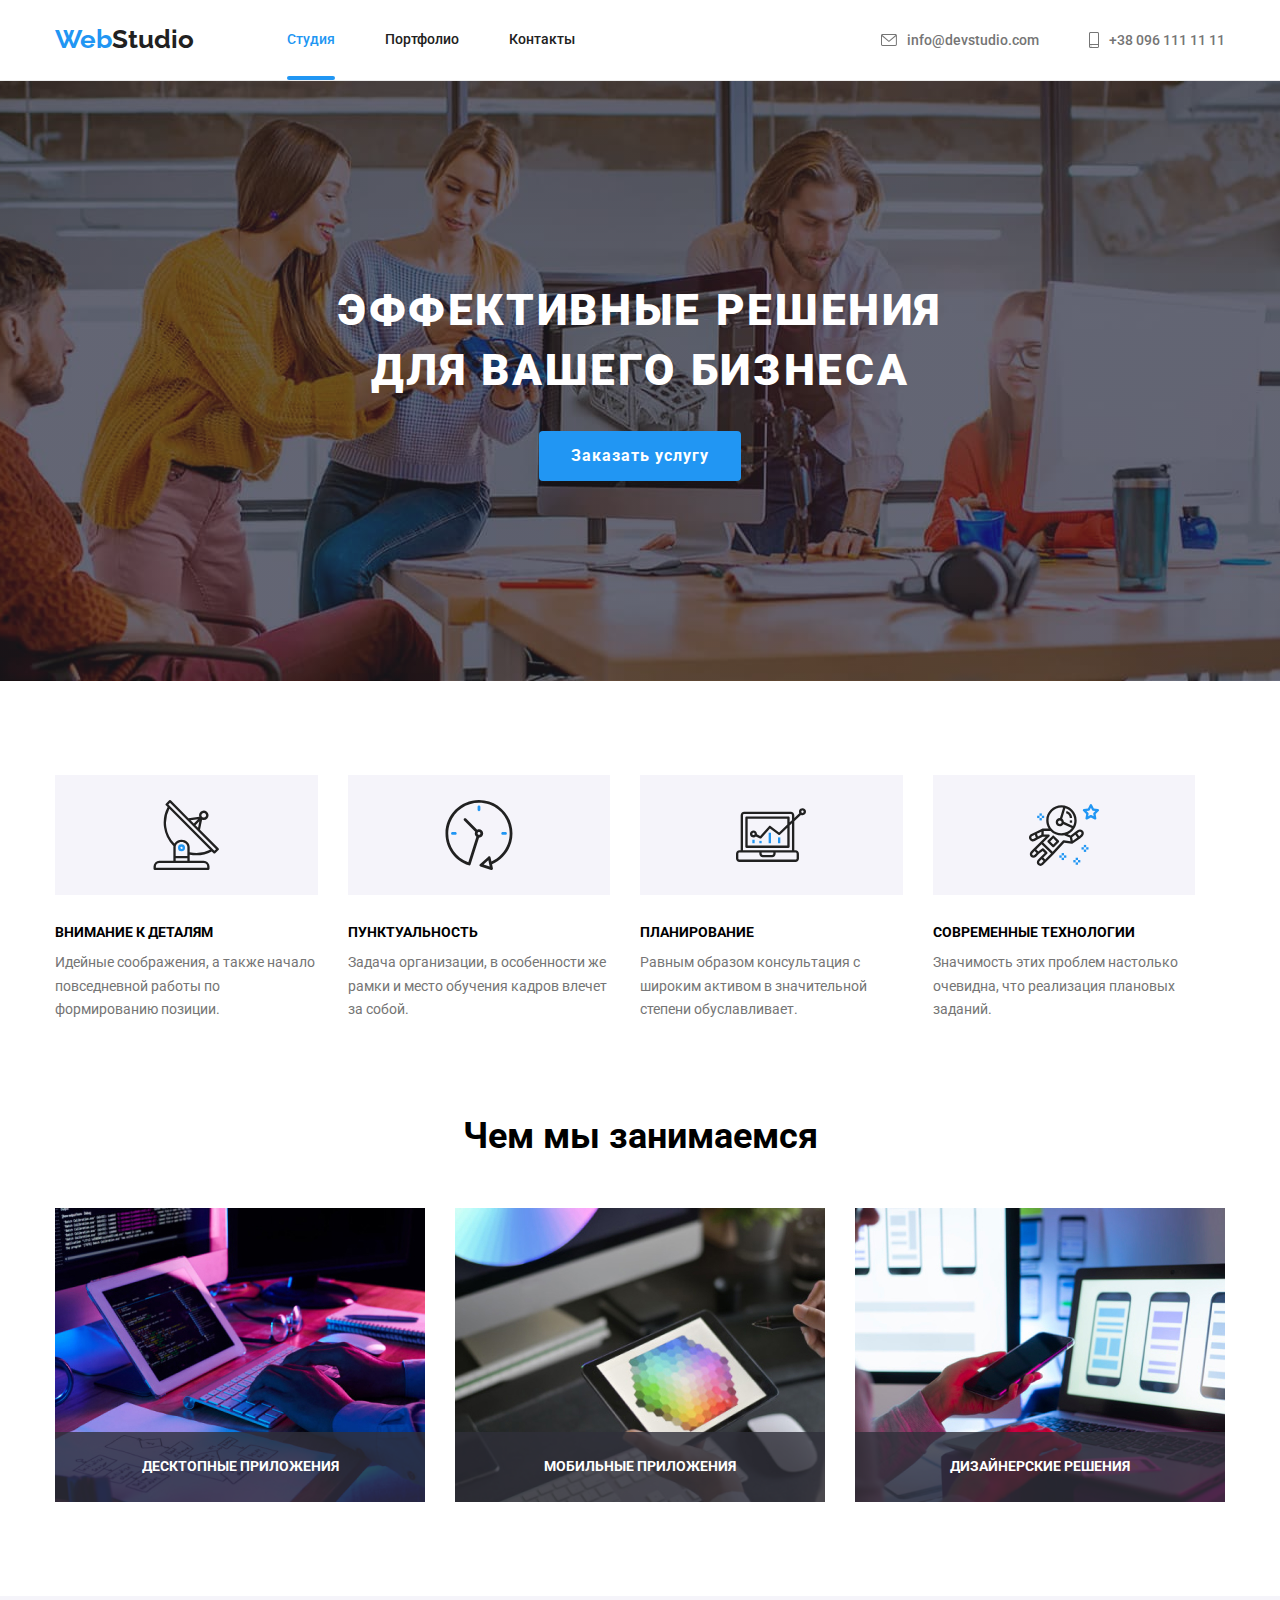
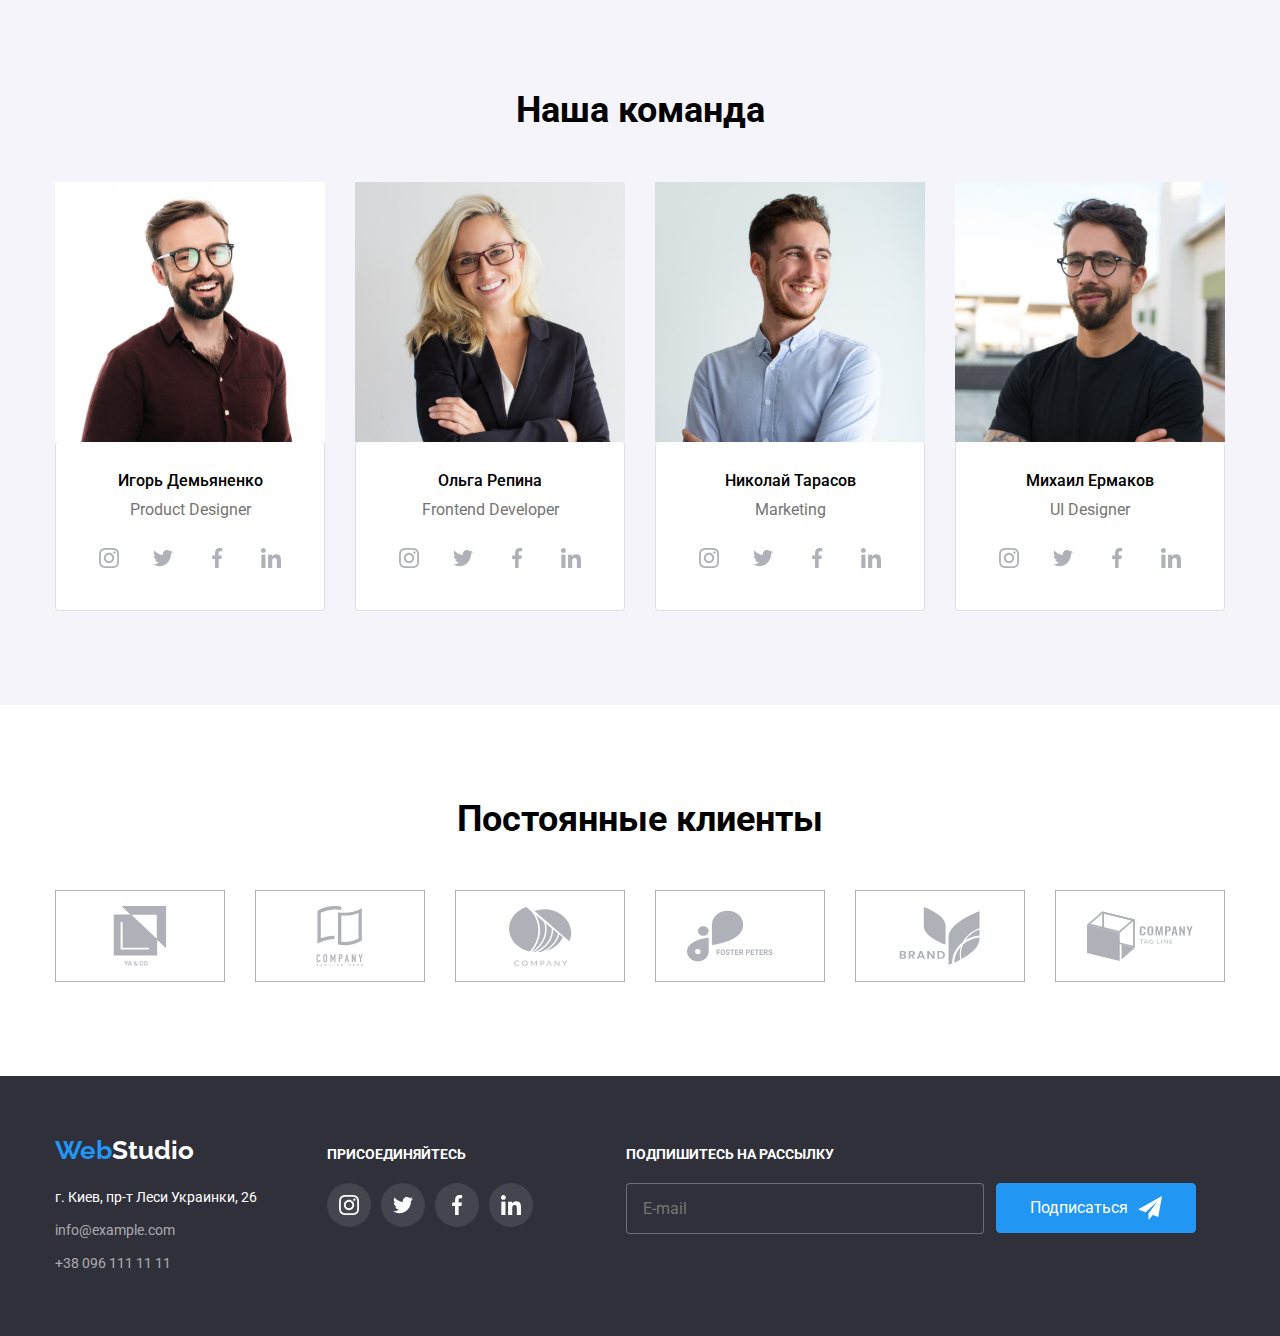
<file: index.html>
<!DOCTYPE html>
<html lang="ru">

<head>
    <meta charset="UTF-8" />
    <title>WebStudio</title>
    <link rel="preconnect" href="https://fonts.googleapis.com" />
    <link rel="preconnect" href="https://fonts.gstatic.com" crossorigin />
    <link href="https://fonts.googleapis.com/css2?family=Raleway:wght@700&family=Roboto:wght@400;500;700;900&display=swap" rel="stylesheet" />
    <link rel="stylesheet" href="https://cdnjs.cloudflare.com/ajax/libs/modern-normalize/1.1.0/modern-normalize.css" />
    <link rel="stylesheet" href="./css/styles.css" />
</head>

<body class="page">
    <!-- header -->
    <header class="page-header">
        <div class="container page-container">
            <nav class="navigation main-nav">
                <a class="logo link" href="" lang="en">Web<span class="logo-accent">Studio</span>
          </a>
                <ul class="menu list">
                    <li class="menu-item">
                        <a href="./index.html" class="site-nav link current">Студия</a>
                    </li>
                    <li class="menu-item">
                        <a href="./portfolio.html" class="site-nav link">Портфолио</a>
                    </li>
                    <li class="menu-item">
                        <a href="" class="site-nav link">Контакты</a>
                    </li>
                </ul>
            </nav>
            <ul class="menu-contact list">
                <li class="item">
                    <a href=" mailto:info@devstudio.com" class="contact-nav link">
                        <svg class="button-icon">
                <use href="./images/icons.svg#icon-envelope"></use>
              </svg> info@devstudio.com
                    </a>
                </li>
                <li class="item">
                    <a href="tel:+380961111111" class="contact-nav link"><svg class="button-icon-phone">
                <use href="./images/icons.svg#icon-smartphone"></use></svg
              >+38 096 111 11 11</a
            >
          </li>
        </ul>
      </div>
    </header>
    <main>
      <!--HERO-->
      <section class="hero">
        <div class="container">
          <h1 class="hero-title">ЭФФЕКТИВНЫЕ РЕШЕНИЯ ДЛЯ ВАШЕГО БИЗНЕСА</h1>
          <button data-modal-open class="modal-btn" type="button">
            Заказать услугу
          </button>
          <div class="backdrop is-hidden" data-modal>
            <div class="modal">
              <button data-modal-close class="btn-close">
                <svg class="button" width="18" height="18">
                  <use href="./images/icons.svg#icon-close"></use>
                </svg>
              </button>
              <form class="contact-form">
                <p class="title-form">
                  Оставьте свои данные, мы вам перезвоним
                </p>
                <label class="contact-label">
                  <span class="contact-form-field-span">Имя</span>
                  <input
                    type="text"
                    class="contact-form-input"
                    name="user_name"
                    required
                  />
                  <svg class="icon-form" width="18" height="18">
                    <use href="./images/icons.svg#icon-person-black"></use>
                  </svg>
                </label>
                <label class="contact-label">
                  <span class="contact-form-field-span">Телефон</span>
                  <input
                    type="tel"
                    class="contact-form-input"
                    name="user_phone"
                    required
                    pattern="[0-9]{3}-[0-9]{3}-[0-9]{2}-[0-9]{2}"
                    title="xxx-xxx-xx-xx"
                  />
                  <svg class="icon-form" width="18" height="18">
                    <use href="./images/icons.svg#icon-phone-black"></use>
                  </svg>
                </label>
                <label class="contact-label">
                  <span class="contact-form-field-span">Почта</span>
                  <input
                    type="email"
                    class="contact-form-input"
                    name="user_email"
                    required
                  />
                  <svg class="icon-form" width="18" height="18">
                    <use href="./images/icons.svg#icon-email-black"></use>
                  </svg>
                </label>
                <label class="contact-label">
                  <span class="contact-form-field-span">Комментарий</span>
                  <textarea
                    class="contact-form-message"
                    name="user_comment"
                    placeholder="Введите текст"
                  ></textarea>
                </label>
                <input
                  class="contact-form-checkbox visually-hidden"
                  id="checkbox-policy"
                  type="checkbox"
                  name="user_policy"
                  required
                />
                <label class="contact-form-checkbox-label" for="checkbox-policy"
                  >Соглашаюсь с рассылкой и принимаю&nbsp;
                  <a class="contact-form-checkbox-link" href=""
                    >Условия договора</a
                  ></label
                >
                <button class="contact-form-btn" type="submit">
                  Отправить
                </button>
              </form>
            </div>
          </div>
        </div>
      </section>
      <!--ABOUT-->
      <section class="section-advantage">
        <div class="container">
          <h2 class="section-title visually-hidden">Преимущества</h2>
          <ul class="list feature">
            <li class="feature-list">
              <div class="thumb">
                <svg class="icon-antenna" width="70px" height="70px">
                  <use href="./images/icons.svg#icon-antenna"></use>
                </svg>
              </div>
              <h3 class="feature-title">ВНИМАНИЕ К ДЕТАЛЯМ</h3>
              <p class="text">
                Идейные соображения, а также начало повседневной работы по
                формированию позиции.
              </p>
            </li>
            <li class="feature-list">
              <div class="thumb">
                <svg class="icon-antenna" width="70px" height="70px">
                  <use href="./images/icons.svg#icon-clock"></use>
                </svg>
              </div>
              <h3 class="feature-title">ПУНКТУАЛЬНОСТЬ</h3>
              <p class="text">
                Задача организации, в особенности же рамки и место обучения
                кадров влечет за собой.
              </p>
            </li>
            <li class="feature-list">
              <div class="thumb">
                <svg class="icon-antenna" width="70px" height="70px">
                  <use href="./images/icons.svg#icon-diagram"></use>
                </svg>
              </div>
              <h3 class="feature-title">ПЛАНИРОВАНИЕ</h3>
              <p class="text">
                Равным образом консультация с широким активом в значительной
                степени обуславливает.
              </p>
            </li>
            <li class="feature-list">
              <div class="thumb">
                <svg class="icon-antenna" width="70px" height="70px">
                  <use href="./images/icons.svg#icon-astronaut"></use>
                </svg>
              </div>
              <h3 class="feature-title">СОВРЕМЕННЫЕ ТЕХНОЛОГИИ</h3>
              <p class="text">
                Значимость этих проблем настолько очевидна, что реализация
                плановых заданий.
              </p>
            </li>
          </ul>
        </div>
      </section>
      <!--GALLERY-->
      <section class="section">
        <div class="container">
          <h2 class="section-title">Чем мы занимаемся</h2>
          <ul class="list feature">
            <li class="image-list">
              <img
                src="./images/website_design.jpg "
                alt="Дизайн вебсайта"
                width="370"
                height="294"
              />
              <div class="image-thumb">
                <h3 class="image-title">ДЕСКТОПНЫЕ ПРИЛОЖЕНИЯ</h3>
              </div>
            </li>
            <li class="image-list">
              <img
                src="./images/pallete_on_tablet.jpg "
                alt="Палитра на планшете"
                width="370"
                height="294"
              />
              <div class="image-thumb">
                <h3 class="image-title">МОБИЛЬНЫЕ ПРИЛОЖЕНИЯ</h3>
              </div>
            </li>
            <li class="image-list">
              <img
                src="./images/mobile_application_development.jpg "
                alt="Разработка мобильного приложения"
                width="370"
                height="294"
              />
              <div class="image-thumb">
                <h3 class="image-title">ДИЗАЙНЕРСКИЕ РЕШЕНИЯ</h3>
              </div>
            </li>
          </ul>
        </div>
      </section>
      <!--OUR TEAM-->
      <section class="title-theme-light section">
        <div class="container">
          <h2 class="section-title">Наша команда</h2>
          <ul class="employees list">
            <li class="employees-photo">
              <img
                src="./images/img-1.jpg "
                alt="Игорь Д. "
                width="270"
                height="260"
              />
              <div class="employees-content-wrapper">
                <h3 class="employees-name">Игорь Демьяненко</h3>
                <p lang="en" class="employees-position">Product Designer</p>
                <ul class="social-list list">
                  <li class="social-list-item">
                    <a href="" class="social-list-link">
                      <svg class="social-list-icon" width="20" height="20">
                        <use href="./images/icons.svg#icon-instagram-2"></use>
                      </svg>
                    </a>
                </li>
                <li class="social-list-item">
                    <a href="" class="social-list-link">
                        <svg class="social-list-icon" width="20" height="20">
                        <use href="./images/icons.svg#icon-twitter"></use>
                      </svg>
                    </a>
                </li>
                <li class="social-list-item">
                    <a href="" class="social-list-link">
                        <svg class="social-list-icon" width="20" height="20">
                        <use href="./images/icons.svg#icon-facebook"></use>
                      </svg>
                    </a>
                </li>
                <li class="social-list-item">
                    <a href="" class="social-list-link">
                        <svg class="social-list-icon" width="20" height="20">
                        <use href="./images/icons.svg#icon-linkedin"></use>
                      </svg>
                    </a>
                </li>
            </ul>
        </div>
        </li>
        <li class="employees-photo">
            <img src="./images/img-2.jpg " alt="Ольга Р. " width="270" height="260" />
            <div class="employees-content-wrapper">
                <h3 class="employees-name">Ольга Репина</h3>
                <p lang="en" class="employees-position">Frontend Developer</p>
                <ul class="social-list list">
                    <li class="social-list-item">
                        <a href="" class="social-list-link">
                            <svg class="social-list-icon" width="20" height="20">
                        <use href="./images/icons.svg#icon-instagram-2"></use>
                      </svg>
                        </a>
                    </li>
                    <li class="social-list-item">
                        <a href="" class="social-list-link">
                            <svg class="social-list-icon" width="20" height="20">
                        <use href="./images/icons.svg#icon-twitter"></use>
                      </svg>
                        </a>
                    </li>
                    <li class="social-list-item">
                        <a href="" class="social-list-link">
                            <svg class="social-list-icon" width="20" height="20">
                        <use href="./images/icons.svg#icon-facebook"></use>
                      </svg>
                        </a>
                    </li>
                    <li class="social-list-item">
                        <a href="" class="social-list-link">
                            <svg class="social-list-icon" width="20" height="20">
                        <use href="./images/icons.svg#icon-linkedin"></use>
                      </svg>
                        </a>
                    </li>
                </ul>
            </div>
        </li>
        <li class="employees-photo">
            <img src="./images/img-3.jpg " alt="Николай Т. " width="270" height="260" />
            <div class="employees-content-wrapper">
                <h3 class="employees-name">Николай Тарасов</h3>
                <p lang="en" class="employees-position">Marketing</p>
                <ul class="social-list list">
                    <li class="social-list-item">
                        <a href="" class="social-list-link">
                            <svg class="social-list-icon" width="20" height="20">
                        <use href="./images/icons.svg#icon-instagram-2"></use>
                      </svg>
                        </a>
                    </li>
                    <li class="social-list-item">
                        <a href="" class="social-list-link">
                            <svg class="social-list-icon" width="20" height="20">
                        <use href="./images/icons.svg#icon-twitter"></use>
                      </svg>
                        </a>
                    </li>
                    <li class="social-list-item">
                        <a href="" class="social-list-link">
                            <svg class="social-list-icon" width="20" height="20">
                        <use href="./images/icons.svg#icon-facebook"></use>
                      </svg>
                        </a>
                    </li>
                    <li class="social-list-item">
                        <a href="" class="social-list-link">
                            <svg class="social-list-icon" width="20" height="20">
                        <use href="./images/icons.svg#icon-linkedin"></use>
                      </svg>
                        </a>
                    </li>
                </ul>
            </div>
        </li>
        <li class="employees-photo">
            <img src="./images/img-4.jpg " alt="Михаил Е. " width="270" height="260" />
            <div class="employees-content-wrapper">
                <h3 class="employees-name">Михаил Ермаков</h3>
                <p lang="en" class="employees-position">UI Designer</p>
                <ul class="social-list list">
                    <li class="social-list-item">
                        <a href="" class="social-list-link">
                            <svg class="social-list-icon" width="20" height="20">
                        <use href="./images/icons.svg#icon-instagram-2"></use>
                      </svg>
                        </a>
                    </li>
                    <li class="social-list-item">
                        <a href="" class="social-list-link">
                            <svg class="social-list-icon" width="20" height="20">
                        <use href="./images/icons.svg#icon-twitter"></use>
                      </svg>
                        </a>
                    </li>
                    <li class="social-list-item">
                        <a href="" class="social-list-link">
                            <svg class="social-list-icon" width="20" height="20">
                        <use href="./images/icons.svg#icon-facebook"></use>
                      </svg>
                        </a>
                    </li>
                    <li class="social-list-item">
                        <a href="" class="social-list-link">
                            <svg class="social-list-icon" width="20" height="20">
                        <use href="./images/icons.svg#icon-linkedin"></use>
                      </svg>
                        </a>
                    </li>
                </ul>
            </div>
        </li>
        </ul>
        </div>
        </section>
        <section class="section">
            <div class="container">
                <h2 class="section-title">Постоянные клиенты</h2>
                <ul class="list clients-link">
                    <li class="clients-list">
                        <a href="" class="our-clients">
                            <svg class="our-clients-icon" width="106px" height="60px">
                  <use href="./images/icons.svg#icon-client"></use>
                </svg>
                        </a>
                    </li>
                    <li class="clients-list">
                        <a href="" class="our-clients">
                            <svg class="our-clients-icon" width="106px" height="60px">
                  <use href="./images/icons.svg#icon-client_1"></use>
                </svg>
                        </a>
                    </li>
                    <li class="clients-list">
                        <a href="" class="our-clients">
                            <svg class="our-clients-icon" width="106px" height="60px">
                  <use href="./images/icons.svg#icon-client_2"></use>
                </svg>
                        </a>
                    </li>
                    <li class="clients-list">
                        <a href="" class="our-clients">
                            <svg class="our-clients-icon" width="106px" height="60px">
                  <use href="./images/icons.svg#icon-client_3"></use>
                </svg>
                        </a>
                    </li>
                    <li class="clients-list">
                        <a href="" class="our-clients">
                            <svg class="our-clients-icon" width="106px" height="60px">
                  <use href="./images/icons.svg#icon-client_4"></use>
                </svg>
                        </a>
                    </li>
                    <li class="clients-list">
                        <a href="" class="our-clients">
                            <svg class="our-clients-icon" width="106px" height="60px">
                  <use href="./images/icons.svg#icon-client_5"></use>
                </svg>
                        </a>
                    </li>
                </ul>
            </div>
        </section>
        </main>
        <footer class="footer">
            <div class="footer-container">
                <div>
                    <a class="logo-footer link" href=" " lang="en">Web<span class="logo-accent-footer">Studio</span></a
          >
          <address class="address">
            <ul class="list">
              <li class="address-list">
                <a
                  href="https://googl/maps/fRFSX92PW33ccEuu6"
                  target="_blank"
                  class="link contact-info"
                  >г. Киев, пр-т Леси Украинки, 26</a
                >
              </li>
              <li class="address-list">
                <a
                  href="mailto:info@example.com "
                  class="link contact-info-item"
                  >info@example.com</a
                >
              </li>
              <li>
                <a href="tel:+380961111111 " class="link contact-info-item"
                  >+38 096 111 11 11</a
                >
              </li>
            </ul>
          </address>
        </div>
        <div class="footer-icons">
          <h3 class="footer-title">ПРИСОЕДИНЯЙТЕСЬ</h3>
          <ul class="footer-list list">
            <li class="footer-list-item">
              <a href="" class="footer-list-link">
                <svg class="footer-list-icon" width="20" height="20">
                  <use href="./images/icons.svg#icon-instagram"></use>
                </svg>
              </a>
                    </li>
                    <li class="footer-list-item">
                        <a href="" class="footer-list-link">
                            <svg class="footer-list-icon" width="20" height="20">
                  <use href="./images/icons.svg#icon-twitter-1"></use>
                </svg>
                        </a>
                    </li>
                    <li class="footer-list-item">
                        <a href="" class="footer-list-link">
                            <svg class="footer-list-icon" width="20" height="20">
                  <use href="./images/icons.svg#icon-facebook-1"></use>
                </svg>
                        </a>
                    </li>
                    <li class="footer-list-item">
                        <a href="" class="footer-list-link">
                            <svg class="footer-list-icon" width="20" height="20">
                  <use href="./images/icons.svg#icon-linkedin-1"></use>
                </svg>
                        </a>
                    </li>
                    </ul>
                </div>
                <div class="footer-mailing">
                    <h3 class="footer-title-form">ПОДПИШИТЕСЬ НА РАССЫЛКУ</h3>
                    <form class="mailing">
                        <input type="email" class="mail" placeholder="E-mail" name="mail" required />
                        <button type="submit" class="subscribe">
              Подписаться
              <svg class="send-icon" width="24" height="24">
                <use href="./images/icons.svg#icon-icon-send"></use>
              </svg>
            </button>
                    </form>
                </div>
            </div>
        </footer>

        <script src="./js/modal.js"></script>
</body>

</html>
</file>
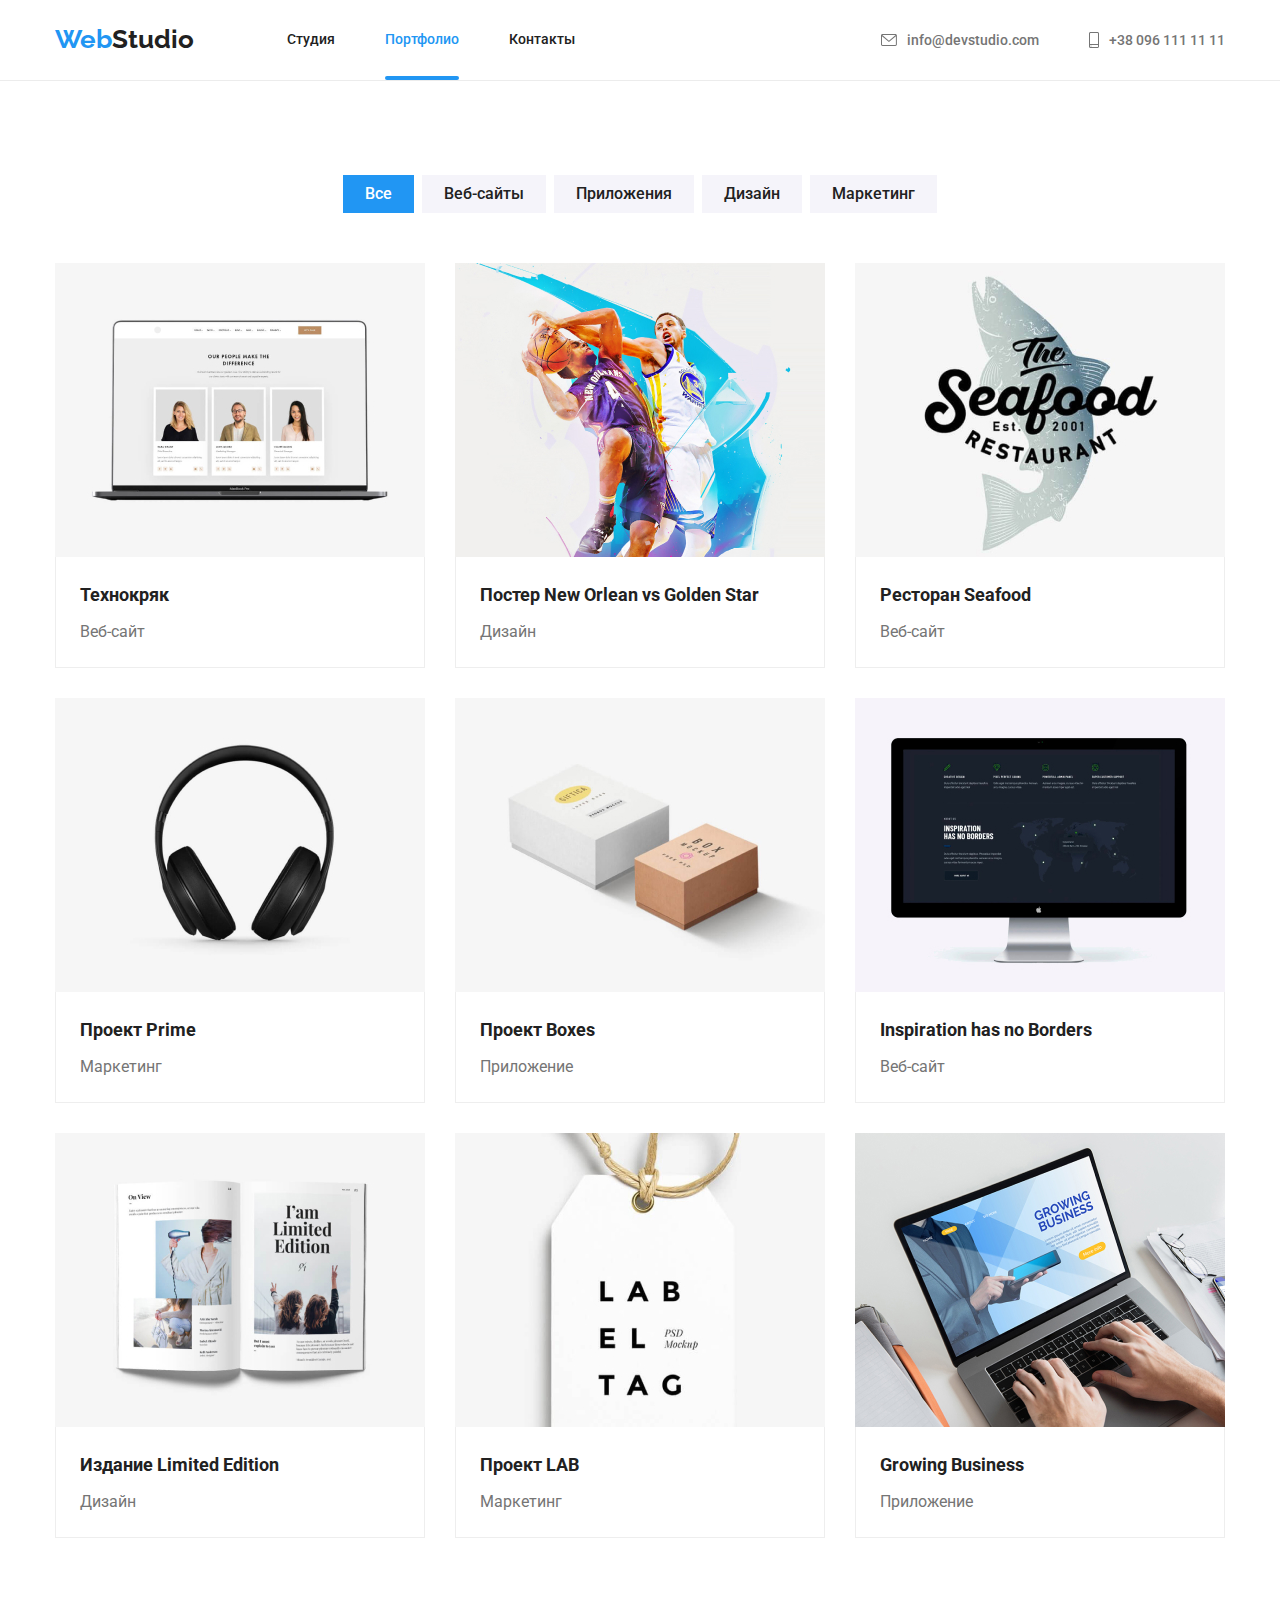
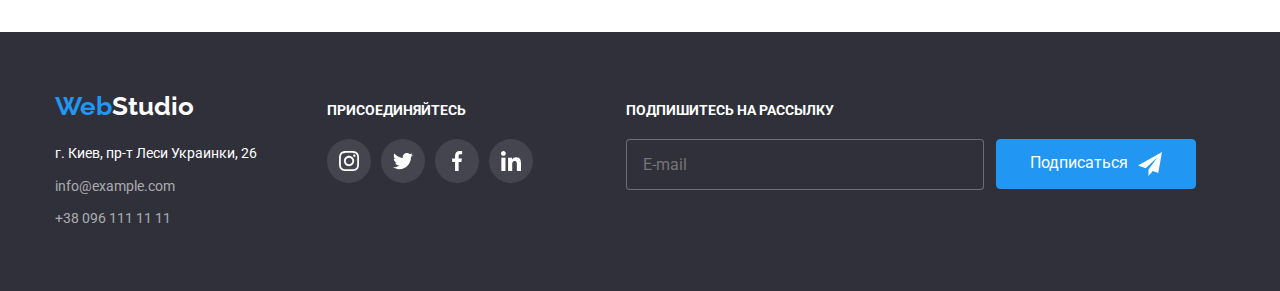
<file: portfolio.html>
<!DOCTYPE html>
<html lang="ru">

<head>
    <meta charset="UTF-8" />
    <title>WebStudio</title>
    <link rel="preconnect" href="https://fonts.googleapis.com" />
    <link rel="preconnect" href="https://fonts.gstatic.com" crossorigin />
    <link href="https://fonts.googleapis.com/css2?family=Raleway:wght@700&family=Roboto:wght@400;500;700;900&display=swap" rel="stylesheet" />
    <link rel="stylesheet" href="https://cdnjs.cloudflare.com/ajax/libs/modern-normalize/1.1.0/modern-normalize.css" />
    <link rel="stylesheet" href="./css/styles.css" />
</head>

<body class="page">
    <!-- header -->
    <header class="page-header">
        <div class="container">
            <nav class="navigation main-nav">
                <a class="logo link" href="" lang="en">Web<span class="logo-accent">Studio</span>
          </a>
                <ul class="menu list">
                    <li class="menu-item">
                        <a href="./index.html" class="site-nav link">Студия</a>
                    </li>
                    <li class="menu-item">
                        <a href="./portfolio.html" class="site-nav link current">Портфолио</a
              >
            </li>
            <li class="menu-item">
              <a href="" class="site-nav link">Контакты</a>
                    </li>
                </ul>

                <ul class="menu-contact list">
                    <li class="item">
                        <a href=" mailto:info@devstudio.com" class="contact-nav link">
                            <svg class="button-icon">
                  <use href="./images/icons.svg#icon-envelope"></use>
                </svg> info@devstudio.com
                        </a>
                    </li>
                    <li class="item">
                        <a href="tel:+380961111111" class="contact-nav link">
                            <svg class="button-icon-phone">
                  <use href="./images/icons.svg#icon-smartphone"></use>
                </svg> +38 096 111 11 11
                        </a>
                    </li>
                </ul>
            </nav>
        </div>
    </header>
    <main>
        <section class="section">
            <div class="container">
                <h1 class="filters-link visually-hidden">Каталог работ</h1>

                <ul class="list filters">
                    <li class="filters-btn">
                        <button class="style-btn current" type="button">Все</button>
                    </li>
                    <li class="filters-btn">
                        <button class="style-btn" type="button">Веб-сайты</button>
                    </li>
                    <li class="filters-btn">
                        <button class="style-btn" type="button">Приложения</button>
                    </li>
                    <li class="filters-btn">
                        <button class="style-btn" type="button">Дизайн</button>
                    </li>
                    <li class="filters-btn">
                        <button class="style-btn" type="button">Маркетинг</button>
                    </li>
                </ul>

                <ul class="list catalog">
                    <li class="catalog-link">
                        <a href="" class="catalog-list link">
                            <article class="catalog-description">
                                <div class="catalog-overlay">
                                    <p class="catalog-text">
                                        Ресурс предлагает комплексные предложения с разным уровнем функционала и сервисов. Все это позволит посетителю получить исчерпывающие сведения <br /> о компании или частном лице.
                                    </p>
                                </div>
                                <div class="catalog-image">
                                    <img src="./images/portfolio_1.jpg" alt="наши сотрудники" width="370" height="294" />
                                </div>
                            </article>
                            <div class="catalog-content-wrapper">
                                <h2 class="section-works">Технокряк</h2>
                                <p class="subtytle">Веб-сайт</p>
                            </div>
                        </a>
                    </li>
                    <li class="catalog-link">
                        <a href="" class="catalog-list link">
                            <article class="catalog-description">
                                <div class="catalog-overlay">
                                    <p class="catalog-text">
                                        Ресурс предлагает комплексные предложения с разным уровнем функционала и сервисов. Все это позволит посетителю получить исчерпывающие сведения <br /> о компании или частном лице.
                                    </p>
                                </div>
                                <div class="catalog-image">
                                    <img src="./images/portfolio_2.jpg" alt="баскетбол" width="370" height="294" />
                                </div>
                            </article>
                            <div class="catalog-content-wrapper">
                                <h2 class="section-works">
                                    Постер New Orlean vs Golden Star
                                </h2>
                                <p class="subtytle">Дизайн</p>
                            </div>
                        </a>
                    </li>
                    <li class="catalog-link">
                        <a href="" class="catalog-list link">
                            <article class="catalog-description">
                                <div class="catalog-overlay">
                                    <p class="catalog-text">
                                        Ресурс предлагает комплексные предложения с разным уровнем функционала и сервисов. Все это позволит посетителю получить исчерпывающие сведения <br /> о компании или частном лице.
                                    </p>
                                </div>
                                <div class="catalog-image">
                                    <img src="./images/portfolio_3.jpg" alt="морепродукты" width="370" height="294" />
                                </div>
                            </article>
                            <div class="catalog-content-wrapper">
                                <h2 class="section-works">Ресторан Seafood</h2>
                                <p class="subtytle">Веб-сайт</p>
                            </div>
                        </a>
                    </li>
                    <li class="catalog-link">
                        <a href="" class="catalog-list link">
                            <article class="catalog-description">
                                <div class="catalog-overlay">
                                    <p class="catalog-text">
                                        Ресурс предлагает комплексные предложения с разным уровнем функционала и сервисов. Все это позволит посетителю получить исчерпывающие сведения <br /> о компании или частном лице.
                                    </p>
                                </div>
                                <div class="catalog-image">
                                    <img src="./images/portfolio_4.jpg" alt="наушники" width="370" height="294" />
                                </div>
                            </article>
                            <div class="catalog-content-wrapper">
                                <h2 class="section-works">Проект Prime</h2>
                                <p class="subtytle">Маркетинг</p>
                            </div>
                        </a>
                    </li>
                    <li class="catalog-link">
                        <a href="" class="catalog-list link">
                            <article class="catalog-description">
                                <div class="catalog-overlay">
                                    <p class="catalog-text">
                                        Ресурс предлагает комплексные предложения с разным уровнем функционала и сервисов. Все это позволит посетителю получить исчерпывающие сведения <br /> о компании или частном лице.
                                    </p>
                                </div>
                                <div class="catalog-image">
                                    <img src="./images/portfolio_5.jpg" alt="коробочки" width="370" height="294" />
                                </div>
                            </article>
                            <div class="catalog-content-wrapper">
                                <h2 class="section-works">Проект Boxes</h2>
                                <p class="subtytle">Приложение</p>
                            </div>
                        </a>
                    </li>
                    <li class="catalog-link">
                        <a href="" class="catalog-list link">
                            <article class="catalog-description">
                                <div class="catalog-overlay">
                                    <p class="catalog-text">
                                        Ресурс предлагает комплексные предложения с разным уровнем функционала и сервисов. Все это позволит посетителю получить исчерпывающие сведения <br /> о компании или частном лице.
                                    </p>
                                </div>
                                <div class="catalog-image">
                                    <img src="./images/portfolio_6.jpg" alt="монитор" width="370" height="294" />
                                </div>
                            </article>
                            <div class="catalog-content-wrapper">
                                <h2 class="section-works">Inspiration has no Borders</h2>
                                <p class="subtytle">Веб-сайт</p>
                            </div>
                        </a>
                    </li>
                    <li class="catalog-link">
                        <a href="" class="catalog-list link">
                            <article class="catalog-description">
                                <div class="catalog-overlay">
                                    <p class="catalog-text">
                                        Ресурс предлагает комплексные предложения с разным уровнем функционала и сервисов. Все это позволит посетителю получить исчерпывающие сведения <br /> о компании или частном лице.
                                    </p>
                                </div>
                                <div class="catalog-image">
                                    <img src="./images/portfolio_7.jpg" alt="книга" width="370" height="294" />
                                </div>
                            </article>
                            <div class="catalog-content-wrapper">
                                <h2 class="section-works">Издание Limited Edition</h2>
                                <p class="subtytle">Дизайн</p>
                            </div>
                        </a>
                    </li>
                    <li class="catalog-link">
                        <a href="" class="catalog-list link">
                            <article class="catalog-description">
                                <div class="catalog-overlay">
                                    <p class="catalog-text">
                                        Ресурс предлагает комплексные предложения с разным уровнем функционала и сервисов. Все это позволит посетителю получить исчерпывающие сведения <br /> о компании или частном лице.
                                    </p>
                                </div>
                                <div class="catalog-image">
                                    <img src="./images/portfolio_8.jpg" alt="этикетка" width="370" height="294" />
                                </div>
                            </article>
                            <div class="catalog-content-wrapper">
                                <h2 class="section-works">Проект LAB</h2>
                                <p class="subtytle">Маркетинг</p>
                            </div>
                        </a>
                    </li>
                    <li class="catalog-link">
                        <a href="" class="catalog-list link">
                            <article class="catalog-description">
                                <div class="catalog-overlay">
                                    <p class="catalog-text">
                                        Ресурс предлагает комплексные предложения с разным уровнем функционала и сервисов. Все это позволит посетителю получить исчерпывающие сведения <br /> о компании или частном лице.
                                    </p>
                                </div>
                                <div class="catalog-image">
                                    <img src="./images/portfolio_9.jpg" alt="ноутбук" width="370" height="294" />
                                </div>
                            </article>
                            <div class="catalog-content-wrapper">
                                <h2 class="section-works">Growing Business</h2>
                                <p class="subtytle">Приложение</p>
                            </div>
                        </a>
                    </li>
                </ul>
            </div>
        </section>
    </main>
    <footer class="footer">
        <div class="footer-container">
            <div>
                <a class="logo-footer link" href=" " lang="en ">Web<span class="logo-accent-footer">Studio</span></a
          >
          <address class="address">
            <ul class="list">
              <li class="address-list">
                <a
                  href="https://goo.gl/maps/fRFSX92PW33ccEuu6 "
                  target="_blank "
                  class="link contact-info"
                  >г. Киев, пр-т Леси Украинки, 26</a
                >
              </li>
              <li class="address-list">
                <a
                  href="mailto:info@example.com "
                  class="link contact-info-item"
                  >info@example.com</a
                >
              </li>
              <li>
                <a href="tel:+380961111111 " class="link contact-info-item"
                  >+38 096 111 11 11</a
                >
              </li>
            </ul>
          </address>
        </div>
        <div class="footer-icons">
          <h3 class="footer-title">ПРИСОЕДИНЯЙТЕСЬ</h3>
          <ul class="footer-list list">
            <li class="footer-list-item">
              <a href="" class="footer-list-link">
                <svg class="footer-list-icon" width="20" height="20">
                  <use href="./images/icons.svg#icon-instagram"></use>
                </svg>
              </a>
                </li>
                <li class="footer-list-item">
                    <a href="" class="footer-list-link">
                        <svg class="footer-list-icon" width="20" height="20">
                  <use href="./images/icons.svg#icon-twitter-1"></use>
                </svg>
                    </a>
                </li>
                <li class="footer-list-item">
                    <a href="" class="footer-list-link">
                        <svg class="footer-list-icon" width="20" height="20">
                  <use href="./images/icons.svg#icon-facebook-1"></use>
                </svg>
                    </a>
                </li>
                <li class="footer-list-item">
                    <a href="" class="footer-list-link">
                        <svg class="footer-list-icon" width="20" height="20">
                  <use href="./images/icons.svg#icon-linkedin-1"></use>
                </svg>
                    </a>
                </li>
                </ul>
            </div>
            <div class="footer-mailing">
                <h3 class="footer-title">ПОДПИШИТЕСЬ НА РАССЫЛКУ</h3>
                <form class="mailing">
                    <input type="email" class="mail" placeholder="E-mail" name="mail" required />
                    <button type="submit" class="subscribe">
          Подписаться
          <svg class="send-icon" width="24" height="24">
            <use href="./images/icons.svg#icon-icon-send"></use>
          </svg>
        </button>
            </div>
        </div>
    </footer>
</body>

</html>
</file>
<file: css/styles.css>
h1,
    h2,
    h3,
    p {
        margin-top: 0;
        margin-bottom: 0;
    }
    
    ul {
        margin-top: 0;
        margin-bottom: 0;
        padding-left: 0;
    }
    
    img {
        display: block;
    }
    
    .list {
        list-style: none;
        padding: 0;
        margin: 0;
    }
    
    .link {
        text-decoration: none;
    }
    
     :root {
        --primary-text-color: #212121;
        --title-color: #757575;
        --primary-text-color-theme-light: #E5E5E5;
        --secondary-text-color-theme-light: #F5F4FA;
        --primary-text-color-theme-dark: #2F303A;
    }
    
    body {
        font-family: "Roboto", sans-serif;
        font-style: normal;
    }
    /*цвет основного текста #212121*/
    /*цвет вторичного текста #757575*/
    /*белый #FFFFFF*/
    /*акцент #2196F3*/
    /*цвет фона #F5F4FA*/
    /* цвет фона #2F303A*/
    
    .container {
        width: 1200px;
        padding-left: 15px;
        padding-right: 15px;
        margin: 0 auto;
    }
    /*      HEADER    */
    
    .page-header {
        background-color: #FFFFFF;
        border-bottom: 1px solid #ECECEC;
    }
    
    .page-container {
        display: flex;
    }
    
    .logo {
        color: #2196F3;
        font-family: 'Raleway', sans-serif;
        font-weight: 700;
        font-size: 26px;
        line-height: 1, 19;
        display: block;
        padding-top: 24px;
        padding-bottom: 25px;
    }
    
    .logo-accent {
        color: var(--primary-text-color);
        font-family: 'Raleway', sans-serif;
        font-weight: 700;
        font-size: 26px;
        line-height: 1, 19;
    }
    
    .logo-accent-footer {
        color: #FFFFFF;
        font-family: 'Raleway', sans-serif;
        font-weight: 700;
        font-size: 26px;
        line-height: 1, 19;
    }
    
    .menu {
        font-weight: 500;
        font-size: 14px;
        line-height: 1.14;
        display: flex;
        margin-left: 93px;
    }
    
    .menu li {
        margin-right: 50px;
    }
    
    .menu .menu-item:last-child {
        margin-right: 0;
    }
    
    .menu .site-nav {
        display: block;
        padding-top: 32px;
        padding-bottom: 32px;
    }
    
    .menu .contact-nav {
        display: block;
        padding-top: 32px;
        padding-bottom: 32px;
    }
    
    .menu-contact {
        display: flex;
        margin-left: auto;
    }
    
    .menu-contact li {
        margin-right: 50px;
    }
    
    .menu-contact .item:last-child {
        margin-right: 0;
    }
    
    .menu-contact .contact-nav {
        display: flex;
        padding-top: 32px;
        padding-bottom: 32px;
        align-items: center;
    }
    
    .main-nav {
        display: flex;
        align-items: center;
    }
    
    .filters-btn {
        margin-right: 8px;
    }
    
    .filters .filters-btn:last-child {
        margin-right: 0;
    }
    
    .catalog {
        display: flex;
        flex-wrap: wrap;
        flex-basis: calc((100%-90px)/3);
    }
    
    .catalog-link {
        background-color: #FFFFFF;
    }
    
    .catalog-link:not(:nth-child(3n)) {
        margin-right: 30px;
    }
    
    .catalog-link:not(:nth-last-child(-n + 3)) {
        margin-bottom: 30px;
    }
    
    .catalog-list {
        display: block;
        transition: box-shadow 250ms cubic-bezier(0.4, 0, 0.2, 1);
    }
    
    .catalog-description {
        display: block;
        position: relative;
        overflow: hidden;
    }
    
    .catalog-overlay {
        content: "";
        width: 370px;
        height: 294px;
        background-color: rgba(33, 150, 243, 0.9);
        display: inline-block;
        position: absolute;
        transform: translateY(100%);
        transition: transform 250ms cubic-bezier(0.4, 0, 0.2, 1);
    }
    
    .catalog-list:hover .catalog-overlay {
        transform: translateY(0);
    }
    
    .catalog-list:hover,
    .catalog-list:focus {
        box-shadow: 0px 4px 0px 1px rgba(0, 0, 0, 0.25);
    }
    
    .catalog-text {
        color: #FFFFFF;
        font-weight: 400;
        font-size: 18px;
        line-height: 1.55;
        letter-spacing: 0.03em;
        text-align: left;
        padding: 63px 24px;
    }
    
    .catalog-content-wrapper {
        border-bottom: 1px solid #EEEEEE;
        border-left: 1px solid #EEEEEE;
        border-right: 1px solid #EEEEEE;
        padding: 20px 24px;
    }
    
    .site-nav {
        color: var(--primary-text-color);
        font-weight: 500;
        font-size: 14px;
        position: relative;
        transition: color 250ms cubic-bezier(0.4, 0, 0.2, 1);
    }
    
    .site-nav:hover,
    .site-nav:focus {
        color: #2196F3;
    }
    
    .site-nav.current {
        color: #2196F3;
    }
    
    .site-nav::after {
        content: "";
        display: block;
        position: absolute;
        left: 0;
        bottom: 0;
        width: 100%;
        height: 4px;
        background-color: #2196F3;
        border-radius: 2px;
        opacity: 0;
        transition: opacity 250ms cubic-bezier(0.4, 0, 0.2, 1);
    }
    
    .site-nav.current::after {
        display: block;
        opacity: 1;
    }
    
    .contact-nav {
        color: var(--title-color);
        font-weight: 500;
        font-size: 14px;
        align-items: center;
        transition: color 250ms cubic-bezier(0.4, 0, 0.2, 1);
    }
    
    .contact-nav:hover,
    .contact-nav:focus {
        color: #2196F3;
    }
    
    .button-icon {
        width: 16px;
        height: 12px;
        fill: #757575;
        align-items: center;
        margin-right: 10px;
        transition: fill 250ms cubic-bezier(0.4, 0, 0.2, 1);
    }
    
    .contact-nav:hover .button-icon,
    .contact-nav:focus .button-icon {
        fill: #2196F3;
    }
    
    .button-icon-phone {
        width: 10px;
        height: 16px;
        fill: #757575;
        align-items: center;
        margin-right: 10px;
        transition: fill 250ms cubic-bezier(0.4, 0, 0.2, 1);
    }
    
    .contact-nav:hover .button-icon-phone,
    .contact-nav:focus .button-icon-phone {
        fill: #2196F3;
    }
    
    .modal-btn {
        color: #FFFFFF;
        background-color: #2196F3;
        font-weight: 700;
        font-size: 16px;
        line-height: 1.87;
        text-align: center;
        letter-spacing: 0.06em;
        cursor: pointer;
        display: inline-block;
        border-radius: 4px;
        padding: 10px 32px 10px 32px;
        border: none;
        transition: background-color 250ms cubic-bezier(0.4, 0, 0.2, 1);
    }
    
    .modal-btn:hover,
    .modal-btn:focus {
        background-color: #188CE8;
        color: #FFFFFF;
    }
    
    .backdrop {
        position: fixed;
        top: 0;
        left: 0;
        width: 100%;
        height: 100%;
        z-index: 2;
        background-color: rgba(0, 0, 0, 0.1);
        opacity: 1;
        transition: opacity 250ms cubic-bezier(0.4, 0, 0.2, 1), visibility 250ms cubic-bezier(0.4, 0, 0.2, 1);
    }
    
    .backdrop.is-hidden {
        opacity: 0;
        pointer-events: none;
        visibility: hidden;
    }
    
    .modal {
        width: 528px;
        height: 581px;
        background-color: #FFFFFF;
        position: absolute;
        top: 50%;
        left: 50%;
        padding-left: 40px;
        padding-right: 40px;
        padding-bottom: 40px;
        padding-top: 40px;
        transform: translate(-50%, -50%);
        transition: transform 250ms cubic-bezier(0.4, 0, 0.2, 1);
    }
    
    .btn-close {
        position: absolute;
        top: 10px;
        right: 10px;
        display: flex;
        align-items: center;
        justify-content: center;
        width: 30px;
        height: 30px;
        border: 1px solid rgba(0, 0, 0, 0.1);
        border-radius: 50%;
        background-color: transparent;
        cursor: pointer;
        padding: 0;
    }
    
    .button {
        transition: fill 250ms cubic-bezier(0.4, 0, 0.2, 1);
    }
    
    .btn-close:hover .button,
    .btn-close:focus .button {
        fill: #2196F3;
    }
    
    .title-form {
        font-weight: 700;
        font-size: 20px;
        letter-spacing: 0, 03em;
        line-height: 23px;
        color: #212121;
        margin-bottom: 12px;
        width: 448px;
        height: 23px;
        text-align: center;
    }
    
    .contact-form {
        text-align: left;
        color: var(--title-color);
        font-weight: 400;
        font-size: 12px;
    }
    
    .contact-label {
        position: relative;
    }
    
    .contact-form-input {
        width: 100%;
        height: 40px;
        margin-bottom: 10px;
        margin-top: 4px;
        padding-left: 42px;
        border: 1px solid rgba(33, 33, 33, 0.2);
        border-radius: 4px;
        transition: border-color 250ms cubic-bezier(0.4, 0, 0.2, 1);
    }
    
    .contact-form-input:focus {
        outline: none;
        border-color: #188CE8;
    }
    
    .icon-form {
        position: absolute;
        top: 50%;
        left: 12px;
        transform: translateY(-50%);
        background-color: #FFFFFF;
        transition: fill 250ms cubic-bezier(0.4, 0, 0.2, 1);
    }
    
    .contact-form-input:focus+.icon-form {
        fill: #2196F3;
    }
    
    .contact-form-message {
        width: 100%;
        height: 125px;
        padding: 15px;
        margin-top: 4px;
        margin-bottom: 20px;
        resize: none;
        border: 1px solid rgba(33, 33, 33, 0.2);
        font-weight: 400;
        font-size: 12px;
        transition: border-color 250ms cubic-bezier(0.4, 0, 0.2, 1);
    }
    
    .contact-form-message:focus {
        outline: none;
        border-color: #188CE8;
    }
    
    .contact-form-checkbox-label {
        display: flex;
        align-items: center;
        justify-content: center;
        font-size: 14px;
        margin-bottom: 30px;
    }
    
    .contact-form-checkbox-label::before {
        display: block;
        width: 16px;
        height: 15px;
        border: 1px solid rgba(33, 33, 33, 0.2);
        cursor: pointer;
        content: '';
        margin-right: 9px;
        border-radius: 1px;
    }
    
    .contact-form-checkbox:checked+.contact-form-checkbox-label::before {
        background-color: #2196F3;
        background-image: url("../images/icon-check.svg");
        width: 16px;
        height: 15px;
        background-size: contain;
        background-repeat: no-repeat;
        border-radius: 1px;
        border: 1px solid #2196F3;
    }
    
    .contact-form-checkbox:focus+.contact-form-checkbox-label::before {
        outline: 2px solid #212121;
        border-radius: 1px;
    }
    
    .contact-form-checkbox-link {
        color: #2196F3;
    }
    
    .contact-form-btn {
        min-width: 200px;
        height: 50px;
        align-items: center;
        font-weight: 700;
        font-size: 16px;
        color: #ffffff;
        background-color: #188CE8;
        cursor: pointer;
        padding: 10px 55px;
        margin-left: 25%;
        border-radius: 4px;
        box-shadow: rgba(0, 0, 0, 0.15);
        border: 1px solid #188CE8;
    }
    
    .style-btn {
        background-color: var(--secondary-text-color-theme-light);
        color: var(--primary-text-color);
        font-weight: 500;
        font-size: 16px;
        line-height: 1.62;
        text-align: center;
        cursor: pointer;
        padding: 6px 22px 6px 22px;
        border: none;
        transition: color 250ms cubic-bezier(0.4, 0, 0.2, 1), background-color 250ms cubic-bezier(0.4, 0, 0.2, 1), box-shadow 250ms cubic-bezier(0.4, 0, 0.2, 1);
    }
    
    .style-btn:hover,
    .style-btn:focus {
        color: #FFFFFF;
        background-color: #2196F3;
        box-shadow: 0px 4px 0px 1px rgba(0, 0, 0, 0.25);
    }
    
    .style-btn.current {
        color: #FFFFFF;
        background-color: #2196F3;
    }
    /*   hero  */
    
    .hero {
        color: #FFFFFF;
        background-color: var(--primary-text-color-theme-dark);
        text-align: center;
        padding-top: 200px;
        padding-bottom: 200px;
        max-width: 1600px;
        max-height: 600px;
        margin-left: auto;
        margin-right: auto;
        background-image: linear-gradient(to right, rgba(47, 48, 58, 0.4), rgba(47, 48, 58, 0.4)), url(../images/background_hero.jpg);
        background-repeat: no-repeat;
        background-position: center;
    }
    
    .hero-title {
        font-weight: 900;
        font-size: 44px;
        line-height: 1.36;
        text-align: center;
        vertical-align: Top;
        letter-spacing: 0.06em;
        max-width: 696px;
        margin: 0 auto;
        margin-bottom: 30px;
        border: none;
    }
    
    .filters-link {
        text-align: center;
    }
    /* section  */
    
    .section-theme-light {
        background-color: var(--primary-text-color-theme-light);
    }
    
    .section-title-theme-light {
        background-color: var(--primary-text-color-theme-light);
    }
    
    .title-theme-light {
        background-color: var(--secondary-text-color-theme-light);
    }
    
    .background-theme-light {
        background-color: var(--primary-text-color-theme-light);
    }
    
    .section {
        padding-top: 94px;
        padding-bottom: 94px;
    }
    
    .section-advantage {
        padding-top: 94px;
    }
    
    .section-title {
        font-weight: 700;
        font-size: 36px;
        line-height: 1.16;
        text-align: center;
        margin-bottom: 50px;
    }
    
    .visually-hidden {
        position: absolute;
        width: 1px;
        height: 1px;
        margin: -1px;
        border: 0;
        padding: 0;
        white-space: nowrap;
        clip-path: inset(100%);
        clip: rect(0 0 0 0);
        overflow: hidden;
    }
    
    .feature {
        display: flex;
        padding: 0;
        margin: 0;
    }
    
    .feature-list {
        margin-right: 30px;
        width: 270px;
    }
    
    .thumb {
        background-color: #F5F4FA;
        display: flex;
        align-items: center;
        justify-content: center;
        height: 120px;
        margin-bottom: 30px;
    }
    
    .employees {
        display: flex;
        padding: 0;
        margin: 0;
    }
    
    .image-list {
        margin-right: 30px;
        position: relative;
    }
    
    .image-thumb {
        width: 370px;
        height: 70px;
        position: absolute;
        bottom: 0%;
        right: 0%;
        padding-top: 27px;
        background-color: rgba(47, 48, 58, 0.8);
        opacity: 1;
    }
    
    .image-title {
        font-weight: 700;
        font-size: 14px;
        line-height: 1.14;
        text-align: center;
        color: #ffffff;
    }
    
    .feature-title {
        font-weight: 700;
        font-size: 14px;
        line-height: 1.14;
        display: flex;
        margin-bottom: 10px;
    }
    
    .feature .image-list:last-child {
        margin-right: 0;
    }
    
    .employees-photo {
        margin-right: 30px;
    }
    
    .employees .employees-photo:last-child {
        margin-right: 0;
    }
    
    .employees-content-wrapper {
        padding: 30px 10px;
        background-color: #FFFFFF;
        border-radius: 4px;
        border: 1px solid rgba(0, 0, 0, 0.12);
        border-top: none;
    }
    
    .employees-name {
        font-weight: 500;
        font-size: 16px;
        line-height: 1.18;
        text-align: center;
        margin-bottom: 10px;
    }
    
    .employees-position {
        color: var(--title-color);
        font-weight: 400;
        font-size: 16px;
        line-height: 1.18;
        text-align: center;
    }
    
    .social-list {
        display: flex;
        justify-content: center;
        margin-top: 16px;
    }
    
    .social-list-item:not(:last-child) {
        margin-right: 10px;
    }
    
    .social-list-link {
        display: flex;
        align-items: center;
        justify-content: center;
        width: 44px;
        height: 44px;
        border-radius: 50%;
        background-color: #ffffff;
        transition: background-color 250ms cubic-bezier(0.4, 0, 0.2, 1);
    }
    
    .social-list-link:hover,
    .social-list-link:focus {
        background-color: #2196F3;
    }
    
    .social-list-icon {
        fill: #AFB1B8;
        transition: fill 250ms cubic-bezier(0.4, 0, 0.2, 1);
    }
    
    .social-list-link:hover .social-list-icon,
    .social-list-link:focus .social-list-icon {
        fill: #FFFFFF;
    }
    
    .text {
        color: var(--title-color);
        font-weight: 400;
        font-size: 14px;
        line-height: 1.71;
    }
    
    .filters {
        display: flex;
        justify-content: center;
        margin-bottom: 50px;
    }
    
    .section-works {
        color: var(--primary-text-color);
        font-weight: 700;
        font-size: 18px;
        line-height: 2;
        margin-bottom: 4px;
    }
    
    .subtytle {
        color: var(--title-color);
        font-weight: 400;
        font-size: 16px;
        line-height: 1.87;
    }
    
    .clients-link {
        display: flex;
        align-items: center;
        justify-content: center;
    }
    
    .clients-list {
        margin-right: 30px;
        width: 170px;
        height: 92px;
    }
    
    .clients-link .clients-list:last-child {
        margin-right: 0;
    }
    
    .our-clients {
        width: 100%;
        height: 100%;
        fill: #AFB1B8;
        display: flex;
        align-items: center;
        justify-content: center;
        border: 1px solid#AFB1B8;
        transition: border 250ms cubic-bezier(0.4, 0, 0.2, 1);
    }
    
    .our-clients:hover,
    .our-clients:focus {
        border: 1px solid#2196F3;
    }
    
    .our-clients-icon {
        fill: #AFB1B8;
        align-items: center;
        transition: fill 250ms cubic-bezier(0.4, 0, 0.2, 1);
    }
    
    .our-clients:hover .our-clients-icon,
    .our-clients:focus .our-clients-icon {
        fill: #2196F3;
    }
    /*    FOOTER   */
    
    .logo-footer {
        color: #2196F3;
        font-family: 'Raleway', sans-serif;
        font-weight: 700;
        font-size: 26px;
        line-height: 1, 19;
        display: inline-block;
        margin-bottom: 20px;
    }
    
    .address {
        font-style: normal;
    }
    
    .address-list {
        margin-bottom: 9px;
    }
    
    .contact-info {
        color: #FFFFFF;
        font-weight: 400;
        font-size: 14px;
        line-height: 1.71;
        margin-top: 20px;
        transition: color 250ms cubic-bezier(0.4, 0, 0.2, 1);
    }
    
    .contact-info:hover,
    .contact-info:focus {
        color: #2196F3;
    }
    
    .contact-info-item {
        color: rgba(255, 255, 255, 0.6);
        font-weight: 400;
        font-size: 14px;
        line-height: 1.71;
    }
    
    .contact-info-item:hover,
    .contact-info-item:focus {
        color: #2196F3;
    }
    
    .footer {
        background-color: var(--primary-text-color-theme-dark);
        padding: 60px 0;
        display: flex;
    }
    
    .footer-container {
        width: 1200px;
        padding-left: 15px;
        padding-right: 15px;
        margin: 0 auto;
        display: flex;
        align-items: baseline;
    }
    
    .footer-icons {
        margin-left: 70px;
    }
    
    .footer-title {
        font-weight: 700;
        font-size: 14px;
        line-height: 1.14;
        margin-bottom: 20px;
        color: #FFFFFF;
        align-items: center;
    }
    
    .footer-list {
        display: flex;
        justify-content: center;
    }
    
    .footer-list-item:not(:last-child) {
        margin-right: 10px;
    }
    
    .footer-list-link {
        display: flex;
        align-items: center;
        justify-content: center;
        width: 44px;
        height: 44px;
        border-radius: 50%;
        background-color: rgba(255, 255, 255, 0.1);
        transition: background-color 250ms cubic-bezier(0.4, 0, 0.2, 1);
    }
    
    .footer-list-link:hover,
    .footer-list-link:focus {
        background-color: #2196F3;
    }
    
    .footer-list-icon {
        fill: #ffffff;
        transition: fill 250ms cubic-bezier(0.4, 0, 0.2, 1);
    }
    
    .footer-list-link:hover .footer-list-icon,
    .footer-list-link:focus .footer-list-icon {
        fill: #2196F3;
    }
    
    .footer-mailing {
        margin-left: 93px;
    }
    
    .mailing {
        display: flex
    }
    
    .footer-title-form {
        font-weight: 700;
        font-size: 14px;
        line-height: 1.14;
        margin-bottom: 20px;
        color: #FFFFFF;
        align-items: center;
        width: 219px;
    }
    
    .mail {
        width: 358px;
        height: 51px;
        padding-left: 16px;
        color: rgba(255, 255, 255, 0.6);
        background-color: var(--primary-text-color-theme-dark);
        border-radius: 4px;
        border: 1px solid rgba(255, 255, 255, 0.3);
    }
    
    .subscribe {
        width: 200px;
        height: 50px;
        color: #ffffff;
        background-color: #2196F3;
        cursor: pointer;
        padding: 10px 10px;
        margin-left: 12px;
        border-radius: 4px;
        border: 1px solid #2196F3;
        display: flex;
        align-items: center;
        justify-content: center;
    }
    
    .send-icon {
        margin-left: 10px;
    }
</file>
